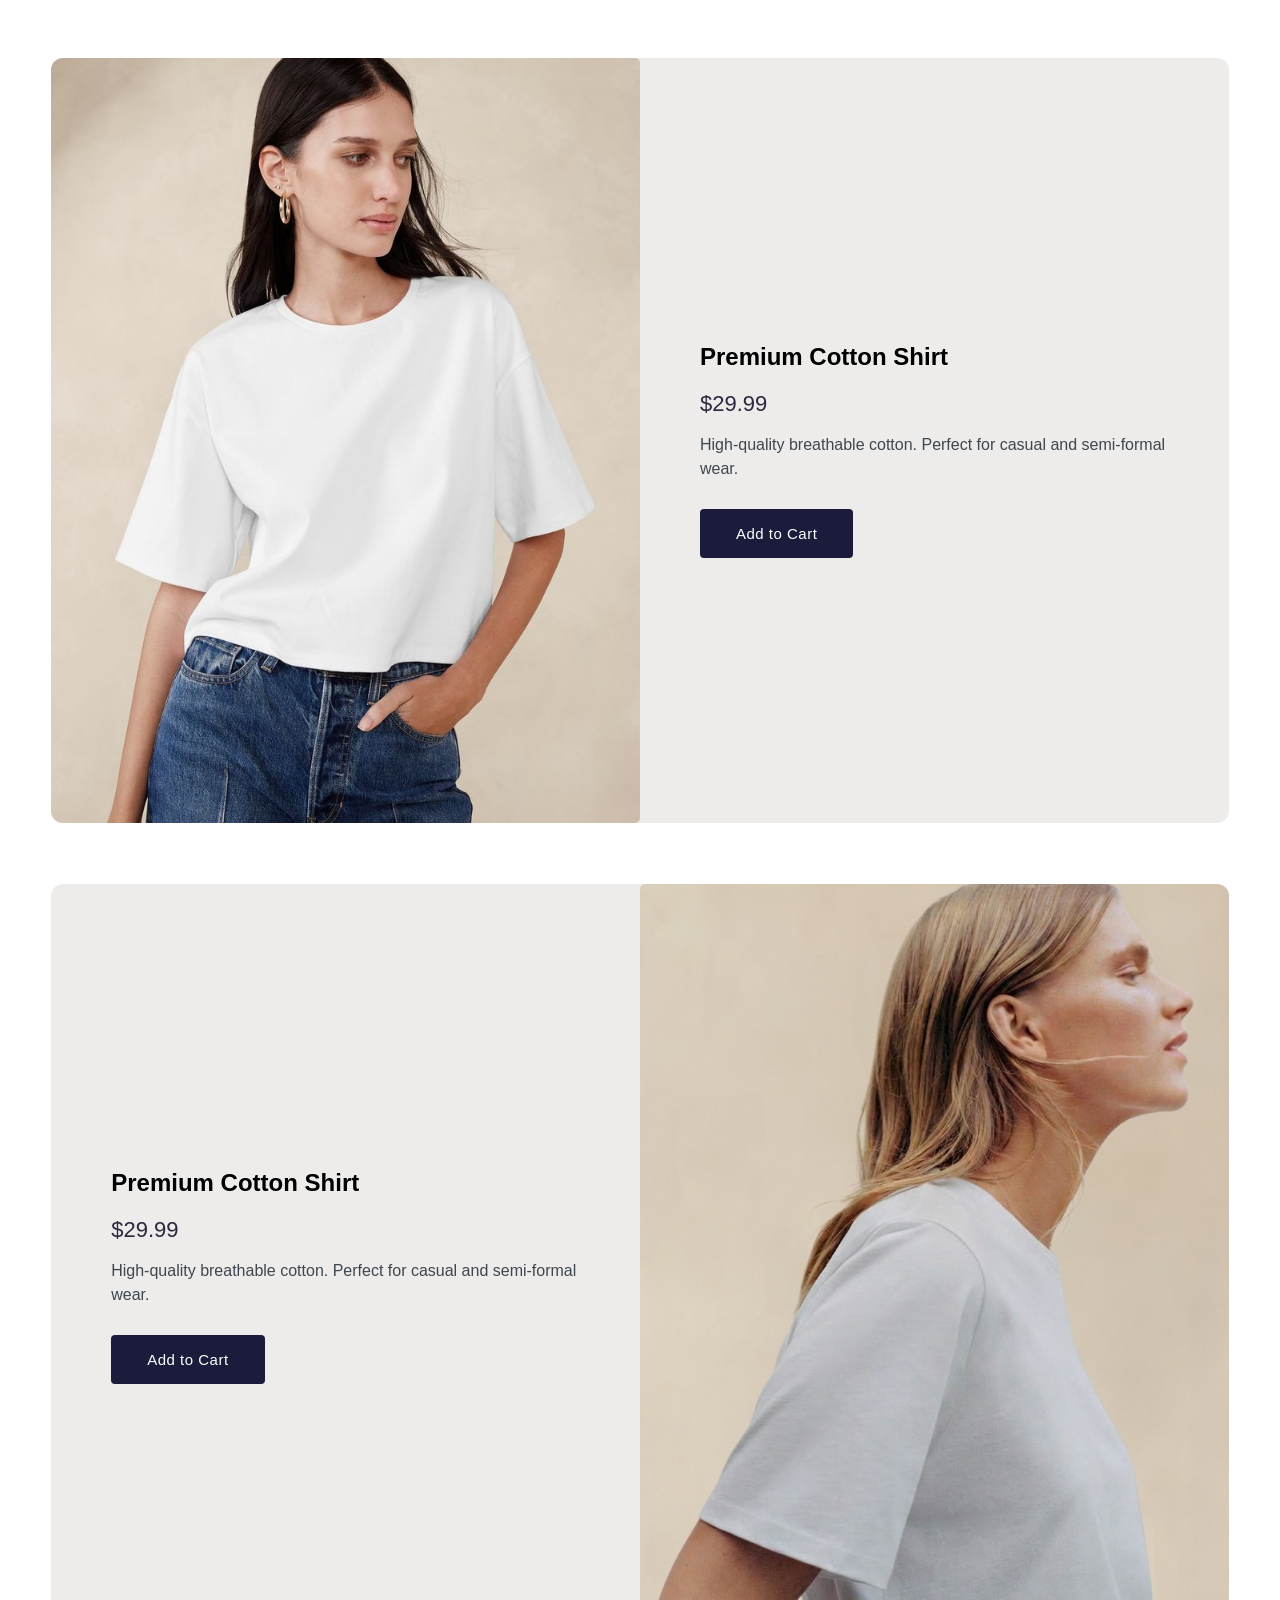
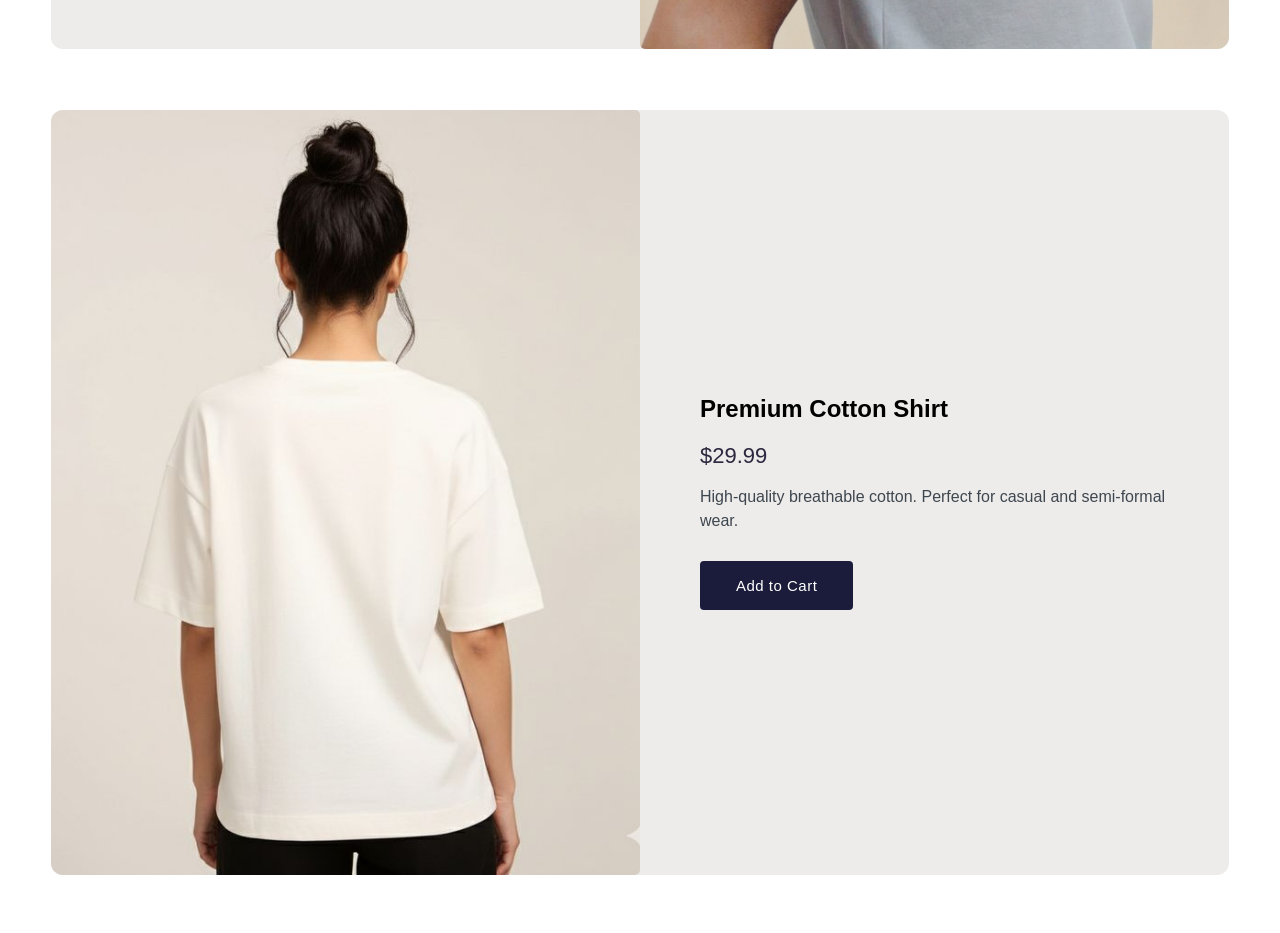
<file: web.html>
<!DOCTYPE html>
<html>
<head>
  <title>Product Page</title>
  <link rel="stylesheet" href="styles.css">
</head>
<body>

  <div class="product-card">
    <img src="Heavy Cotton Boxy Crop T-Shirt _ Banana Republic.jpeg" alt="Product Image">
    <div class="product-details">
      <h2>Premium Cotton Shirt</h2>
      <p class="price">$29.99</p>
      <p class="description">
        High-quality breathable cotton. Perfect for casual and semi-formal wear.
      </p>
      <button class="buy-btn">Add to Cart</button>
    </div>
  </div>

  <div class="product-card">
    <img src="beige-ish.jpeg" alt="Product Image">
    <div class="product-details">
      <h2>Premium Cotton Shirt</h2>
      <p class="price">$29.99</p>
      <p class="description">
        High-quality breathable cotton. Perfect for casual and semi-formal wear.
      </p>
      <button class="buy-btn">Add to Cart</button>
    </div>
  </div>

  <div class="product-card">
    <img src="shsnsn.jpeg" alt="Product Image">
    <div class="product-details">
      <h2>Premium Cotton Shirt</h2>
      <p class="price">$29.99</p>
      <p class="description">
        High-quality breathable cotton. Perfect for casual and semi-formal wear.
      </p>
      <button class="buy-btn">Add to Cart</button>
    </div>
  </div>

</body>
</html>
</file>
<file: styles.css>
* {
  box-sizing: border-box;
  font-family: 'Neue Haas Grotesk Display Pro', sans-serif;
}

body {
  margin: 0;
  padding: 40px;
  background: #ffffff;
  display: flex;
  flex-direction: column;
  align-items: center;
  gap: 25px;
}

/* Product Card Component */
.product-card {
  display: flex;
  align-items: center;
  width: 92vw;          
  height: 85vh;         
  margin: 2vh auto;
  background: rgb(237, 236, 234);
  border-radius: 12px;    
  overflow: hidden;
}

.product-card:nth-child(even) {
  flex-direction: row-reverse;
}

.product-card img {
  width: 50%;
  height: 100%;
  object-fit: cover;
  border-radius: 5px;
}

/* Product Details Component */
.product-details {
  width: 50%;             
  padding: 40px 60px;     
  display: flex;
  flex-direction: column;
  justify-content: center; 
}

.product-title {
  margin: 0 0 8px;
  font-size: 22px;
  font-weight: 500;
}

/* Grouped shared styles */
.price,
.description,
.buy-btn {
  font-weight: 300;
}

.price {
  margin: 0 0 16px;
  font-size: 22px;    
  color: hsl(257, 24%, 20%);
}

.description {
  margin: 0 0 28px;
  color: #3e464f;
  line-height: 1.5;
}

/* Button & Hover State */
.buy-btn {
  padding: 16px 36px;
  border: none;
  border-radius: 4px;
  background: #1b1c3b;
  color: rgb(255, 255, 255);
  font-size: 15px;
  letter-spacing: 0.5px;
  cursor: pointer;
  transition: 0.2s;
  align-self: flex-start;
}

.buy-btn:hover {
  color: rgb(43, 34, 34);
  background: #f4f2f1;
  transform: scale(1.02);
}

/* Responsiveness */
@media (max-width: 768px) {
  .product-card {
    flex-direction: column;
    height: auto;
    width: 95vw;
  }

  .product-card img,
  .product-details {
    width: 100%;
  }

  .product-card img {
    height: 380px;
  }

  .product-details {
    padding: 24px;
  }

  .buy-btn {
    width: 100%;
  }
}
</file>
